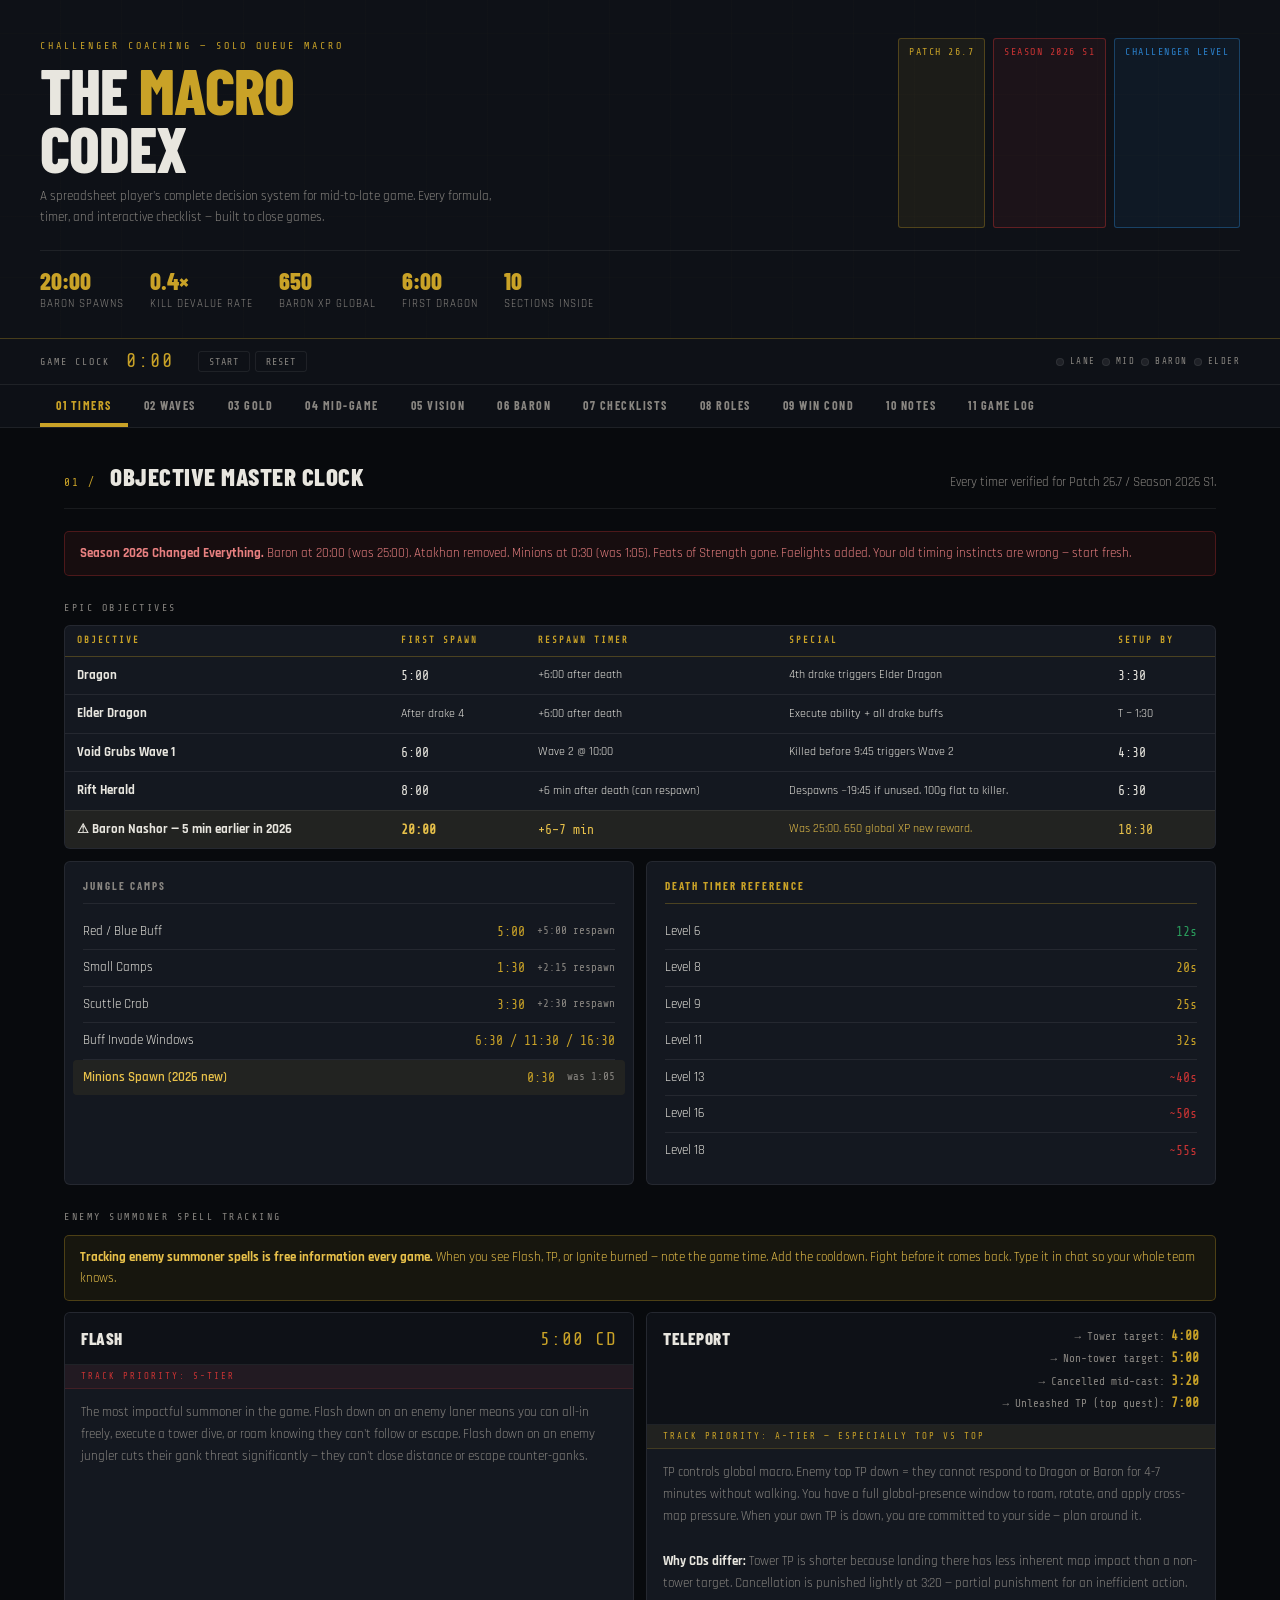
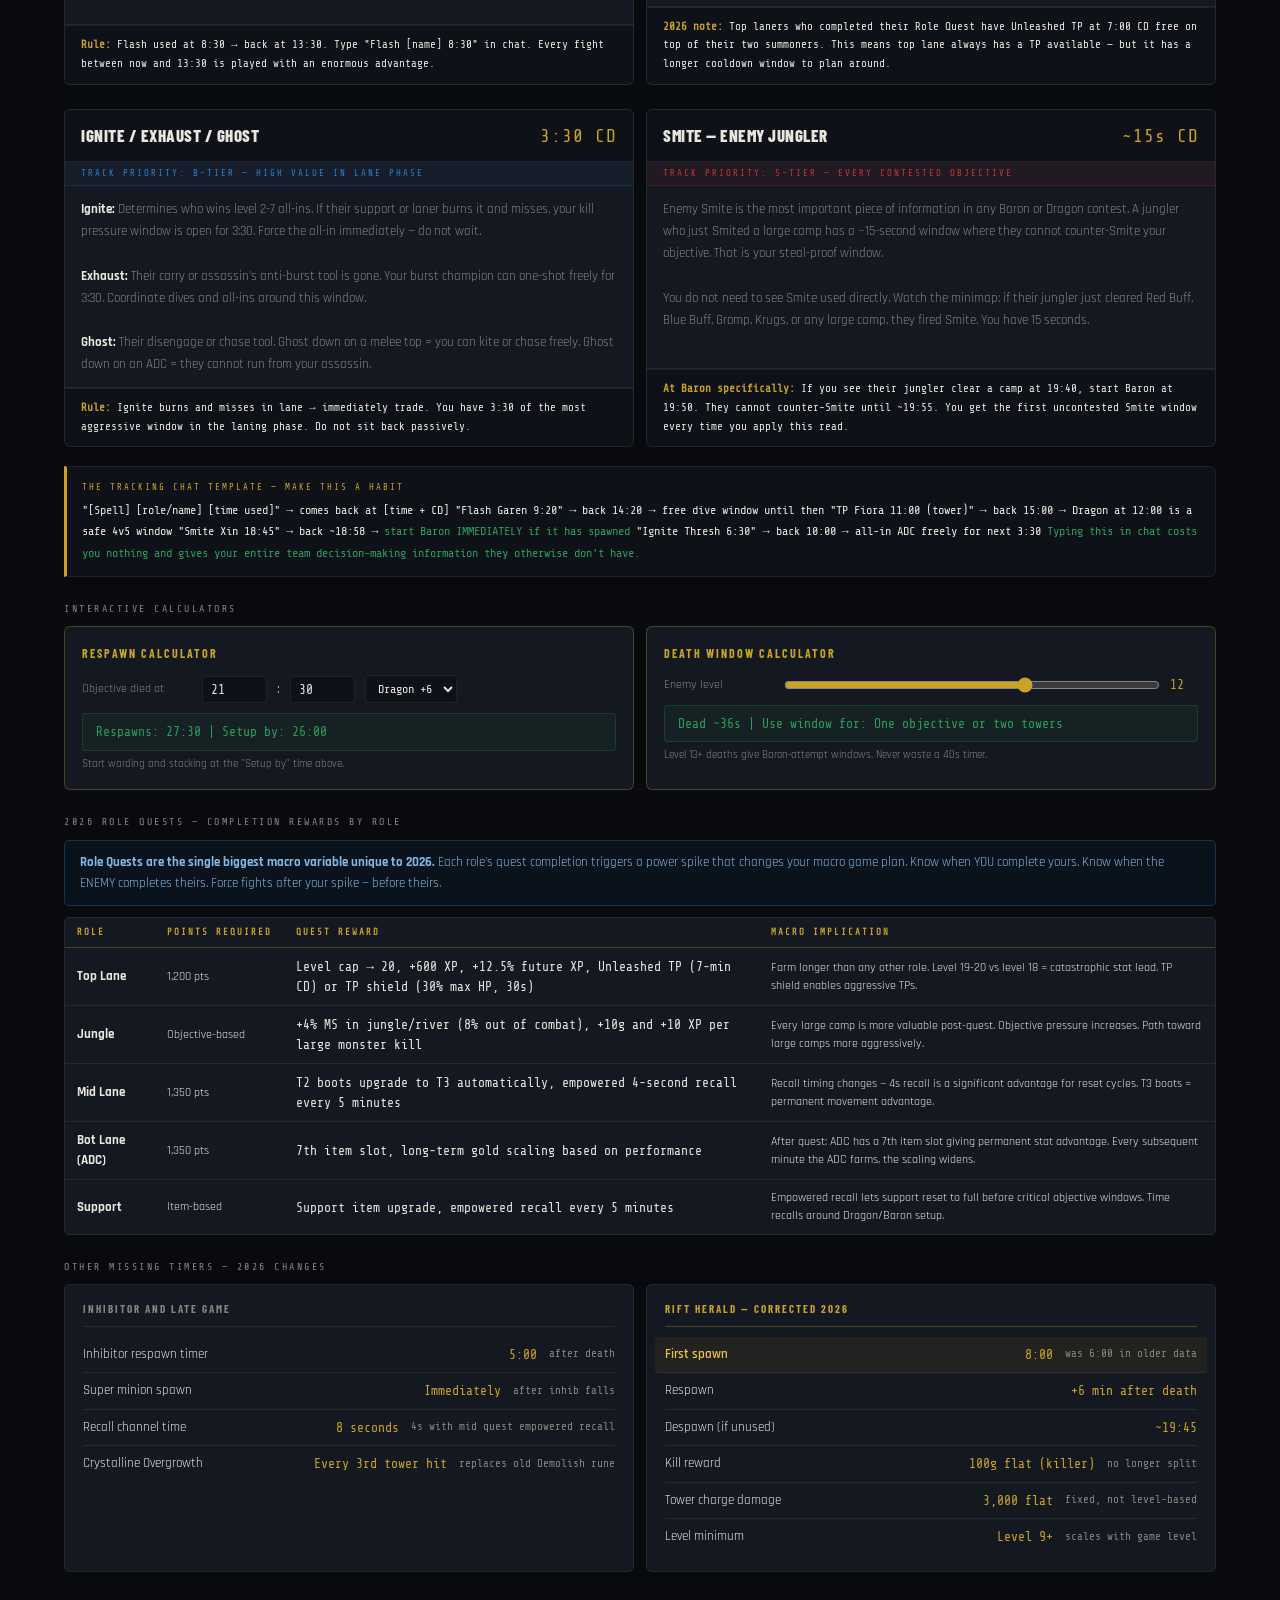
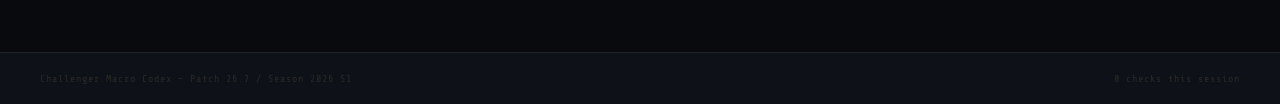
<file: index.html>
<!DOCTYPE html>
<html lang="en">
<head>
<meta charset="UTF-8">
<meta name="viewport" content="width=device-width, initial-scale=1.0">
<title>Challenger Macro Codex — Patch 26.7</title>
<link rel="icon" href="favicon.svg" type="image/svg+xml">
<link rel="preconnect" href="https://fonts.googleapis.com">
<link href="https://fonts.googleapis.com/css2?family=Rajdhani:wght@400;600;700&family=Share+Tech+Mono&family=Barlow+Condensed:wght@400;700;800&display=swap" rel="stylesheet">
<link rel="stylesheet" href="/css/base.css">
<link rel="stylesheet" href="/css/layout.css">
<link rel="stylesheet" href="/css/components.css">
<link rel="stylesheet" href="/css/animations.css">
</head>
<body>

<header class="header">
  <div class="header-inner">
    <div class="header-top">
      <div>
        <div class="eyebrow">Challenger Coaching — Solo Queue Macro</div>
        <h1 class="header-title">The <span>Macro</span><br>Codex</h1>
        <p class="header-sub">A spreadsheet player's complete decision system for mid-to-late game. Every formula, timer, and interactive checklist — built to close games.</p>
      </div>
      <div class="badges">
        <span class="badge badge-gold">Patch 26.7</span>
        <span class="badge badge-red">Season 2026 S1</span>
        <span class="badge badge-blue">Challenger Level</span>
      </div>
    </div>
    <div class="header-stats">
      <div><div class="stat-num">20:00</div><div class="stat-lbl">Baron Spawns</div></div>
      <div><div class="stat-num">0.4×</div><div class="stat-lbl">Kill Devalue Rate</div></div>
      <div><div class="stat-num">650</div><div class="stat-lbl">Baron XP Global</div></div>
      <div><div class="stat-num">6:00</div><div class="stat-lbl">First Dragon</div></div>
      <div><div class="stat-num">10</div><div class="stat-lbl">Sections Inside</div></div>
    </div>
  </div>
</header>

<!-- Game Timer Bar -->
<div class="tbar">
  <div class="tbar-inner">
    <span class="clock-label">Game Clock</span>
    <span class="clock-display" id="clock-display">0:00</span>
    <div class="clock-btns">
      <button class="clock-btn" id="clock-start">START</button>
      <button class="clock-btn" id="clock-reset">RESET</button>
    </div>
    <div class="phases">
      <div class="phase-dot" id="ph-lane"></div><span class="phase-lbl">Lane</span>
      <div class="phase-dot" id="ph-mid"></div><span class="phase-lbl">Mid</span>
      <div class="phase-dot" id="ph-baron"></div><span class="phase-lbl">Baron</span>
      <div class="phase-dot" id="ph-elder"></div><span class="phase-lbl">Elder</span>
    </div>
  </div>
</div>

<!-- Navigation — buttons injected by nav.js -->
<nav>
  <div class="nav-inner"></div>
</nav>

<!-- Main — section shells injected by nav.js -->
<main class="main"></main>

<footer>
  <span>Challenger Macro Codex — Patch 26.7 / Season 2026 S1</span>
  <span id="footer-checks">0 checks this session</span>
</footer>

<script type="module" src="/js/app.js"></script>
</body>
</html>
</file>
<file: css/base.css>
:root {
  --g: #c9a227;
  --gl: #e8c14a;
  --gd: #7a6115;
  --gb: rgba(201, 162, 39, 0.08);
  --bog: rgba(201, 162, 39, 0.3);
  --r: #c93333;
  --rb: rgba(201, 51, 51, 0.08);
  --gr: #2a9d5c;
  --grb: rgba(42, 157, 92, 0.08);
  --bl: #2a7fc9;
  --blb: rgba(42, 127, 201, 0.08);
  --pu: rgba(124, 58, 237, 0.08);
  --bg:  #080a0d;
  --bg2: #0e1117;
  --bg3: #141820;
  --bo:  rgba(255, 255, 255, 0.07);
  --t:   #e8e6df;
  --td:  #888580;
  --tf:  #2a2927;
  --mono: 'Share Tech Mono', monospace;
  --display: 'Barlow Condensed', sans-serif;
  --body: 'Rajdhani', sans-serif;
  --radius: 6px;
}

*, *::before, *::after { box-sizing: border-box; margin: 0; padding: 0; }
html { scroll-behavior: smooth; }

body {
  background: var(--bg);
  color: var(--t);
  font-family: var(--body);
  font-size: 14px;
  line-height: 1.5;
}

/* Loading state */
.section-loading {
  padding: 60px 0;
  text-align: center;
  font-family: var(--mono);
  font-size: 11px;
  letter-spacing: 3px;
  color: var(--td);
  text-transform: uppercase;
}
.section-loading::after {
  content: '';
  display: inline-block;
  width: 6px;
  height: 6px;
  border-radius: 50%;
  background: var(--g);
  margin-left: 8px;
  animation: pulse 1s ease-in-out infinite;
}
@keyframes pulse { 0%,100%{opacity:.2} 50%{opacity:1} }
</file>
<file: css/layout.css>
/* ── HEADER ── */
.header {
  position: relative;
  padding: 38px 40px 26px;
  border-bottom: 1px solid var(--bog);
  background: var(--bg2);
  overflow: hidden;
}
.header::before {
  content: '';
  position: absolute;
  inset: 0;
  background:
    repeating-linear-gradient(90deg, transparent, transparent 60px, rgba(201,162,39,.01) 60px, rgba(201,162,39,.01) 61px),
    repeating-linear-gradient(0deg,  transparent, transparent 60px, rgba(201,162,39,.01) 60px, rgba(201,162,39,.01) 61px);
  pointer-events: none;
}
.header-inner { position: relative; max-width: 1200px; margin: 0 auto; }
.header-top { display: flex; justify-content: space-between; flex-wrap: wrap; gap: 16px; }

.eyebrow {
  font-family: var(--mono);
  font-size: 10px;
  letter-spacing: 3px;
  color: var(--g);
  text-transform: uppercase;
  margin-bottom: 8px;
}
.header-title {
  font-family: var(--display);
  font-size: clamp(36px, 6vw, 64px);
  font-weight: 800;
  line-height: .9;
  letter-spacing: -1px;
  text-transform: uppercase;
}
.header-title span { color: var(--g); }
.header-sub {
  font-size: 13px;
  color: var(--td);
  margin-top: 10px;
  max-width: 480px;
  line-height: 1.6;
}

.badges { display: flex; gap: 8px; flex-wrap: wrap; }
.badge {
  font-family: var(--mono);
  font-size: 10px;
  letter-spacing: 1.5px;
  padding: 5px 10px;
  border-radius: 3px;
  text-transform: uppercase;
}
.badge-gold { background: var(--gb); border: 1px solid var(--bog); color: var(--g); }
.badge-red  { background: var(--rb); border: 1px solid rgba(201,51,51,.4); color: var(--r); }
.badge-blue { background: var(--blb); border: 1px solid rgba(42,127,201,.4); color: var(--bl); }

.header-stats {
  display: flex;
  gap: 26px;
  margin-top: 22px;
  padding-top: 18px;
  border-top: 1px solid var(--bo);
  flex-wrap: wrap;
}
.stat-num { font-family: var(--display); font-size: 24px; font-weight: 800; color: var(--g); line-height: 1; }
.stat-lbl { font-size: 11px; color: var(--td); letter-spacing: 1px; text-transform: uppercase; margin-top: 3px; }

/* ── GAME TIMER BAR ── */
.tbar {
  background: var(--bg2);
  border-bottom: 1px solid var(--bo);
  padding: 8px 40px;
}
.tbar-inner {
  max-width: 1200px;
  margin: 0 auto;
  display: flex;
  align-items: center;
  gap: 16px;
  flex-wrap: wrap;
}
.clock-label { font-family: var(--mono); font-size: 10px; letter-spacing: 2px; color: var(--td); text-transform: uppercase; }
.clock-display { font-family: var(--mono); font-size: 19px; color: var(--g); letter-spacing: 2px; min-width: 56px; }
.clock-btns { display: flex; gap: 5px; }
.clock-btn {
  font-family: var(--mono);
  font-size: 10px;
  letter-spacing: 1px;
  padding: 4px 10px;
  border: 1px solid var(--bo);
  border-radius: 3px;
  background: transparent;
  color: var(--td);
  cursor: pointer;
  transition: all .15s;
}
.clock-btn:hover { border-color: var(--gd); color: var(--g); }
.clock-btn.running { background: var(--grb); border-color: rgba(42,157,92,.4); color: var(--gr); }

.phases {
  display: flex;
  gap: 6px;
  align-items: center;
  margin-left: auto;
  flex-wrap: wrap;
}
.phase-dot {
  width: 8px; height: 8px;
  border-radius: 50%;
  background: var(--bo);
  border: 1px solid var(--bo);
  transition: all .3s;
}
.phase-dot.active { background: var(--g); border-color: var(--g); }
.phase-dot.done   { background: var(--gr); border-color: var(--gr); }
.phase-lbl { font-family: var(--mono); font-size: 9px; letter-spacing: 1.5px; color: var(--td); text-transform: uppercase; }

/* ── NAV ── */
nav {
  position: sticky;
  top: 0;
  z-index: 100;
  background: rgba(14,17,23,.97);
  border-bottom: 1px solid var(--bo);
  backdrop-filter: blur(10px);
}
.nav-inner {
  max-width: 1200px;
  margin: 0 auto;
  display: flex;
  overflow-x: auto;
  scrollbar-width: none;
}
.nav-inner::-webkit-scrollbar { display: none; }
.nav-btn {
  font-family: var(--display);
  font-size: 12px;
  font-weight: 700;
  letter-spacing: 1.5px;
  text-transform: uppercase;
  padding: 13px 16px;
  border: none;
  border-bottom: 2px solid transparent;
  background: transparent;
  color: var(--td);
  cursor: pointer;
  white-space: nowrap;
  transition: all .15s;
}
.nav-btn:hover { color: var(--t); border-bottom-color: rgba(201,162,39,.4); }
.nav-btn.active { color: var(--g); border-bottom-color: var(--g); }

/* ── MAIN / SECTIONS ── */
.main { max-width: 1200px; margin: 0 auto; padding: 0 24px 80px; }
.section { display: none; padding-top: 30px; }
.section.active { display: block; }

.section-head {
  display: flex;
  align-items: baseline;
  gap: 14px;
  margin-bottom: 22px;
  padding-bottom: 13px;
  border-bottom: 1px solid var(--bo);
}
.section-num  { font-family: var(--mono); font-size: 11px; color: var(--g); letter-spacing: 2px; }
.section-title { font-family: var(--display); font-size: 25px; font-weight: 800; text-transform: uppercase; letter-spacing: .5px; }
.section-desc  { font-size: 13px; color: var(--td); margin-left: auto; max-width: 300px; text-align: right; line-height: 1.5; }

/* ── GRIDS ── */
.lbl {
  font-family: var(--mono);
  font-size: 10px;
  letter-spacing: 2.5px;
  color: var(--td);
  text-transform: uppercase;
  margin-bottom: 10px;
  margin-top: 24px;
}
.lbl:first-child { margin-top: 0; }

.g2 { display: grid; grid-template-columns: 1fr 1fr; gap: 12px; }
.g3 { display: grid; grid-template-columns: 1fr 1fr 1fr; gap: 12px; }
.g4 { display: grid; grid-template-columns: repeat(4, 1fr); gap: 10px; }

@media (max-width: 720px) { .g2, .g3, .g4 { grid-template-columns: 1fr; } }
@media (max-width: 600px) { .section-desc, .header-sub { display: none; } }

/* ── FOOTER ── */
footer {
  border-top: 1px solid var(--bo);
  padding: 18px 40px;
  display: flex;
  justify-content: space-between;
  align-items: center;
  background: var(--bg2);
  font-family: var(--mono);
  font-size: 10px;
  color: var(--tf);
  letter-spacing: 1px;
}
</file>
<file: css/components.css>
/* ── CARDS ── */
.card {
  background: var(--bg3);
  border: 1px solid var(--bo);
  border-radius: var(--radius);
  padding: 16px 18px;
}
.card-gold  { border-color: var(--bog); }
.card-red   { border-color: rgba(201,51,51,.3); }
.card-green { border-color: rgba(42,157,92,.3); }

.card-title {
  font-family: var(--display);
  font-size: 11px;
  font-weight: 700;
  letter-spacing: 2px;
  text-transform: uppercase;
  color: var(--td);
  margin-bottom: 10px;
  padding-bottom: 8px;
  border-bottom: 1px solid var(--bo);
}
.card-title.gold  { color: var(--g);  border-color: var(--bog); }
.card-title.red   { color: var(--r); }
.card-title.green { color: var(--gr); }

/* ── CALLOUTS ── */
.callout {
  padding: 11px 15px;
  border-radius: 5px;
  font-size: 13px;
  line-height: 1.6;
  margin: 11px 0;
}
.callout strong { font-weight: 700; }
.co-gold   { background: var(--gb);  border: 1px solid var(--bog);                color: var(--gl); }
.co-red    { background: var(--rb);  border: 1px solid rgba(201,51,51,.3);         color: #e88080; }
.co-green  { background: var(--grb); border: 1px solid rgba(42,157,92,.3);         color: #6ec99a; }
.co-blue   { background: var(--blb); border: 1px solid rgba(42,127,201,.3);        color: #80b8e8; }
.co-purple { background: var(--pu);  border: 1px solid rgba(124,58,237,.3);        color: #b99bf4; }

/* ── FORMULAS ── */
.formula {
  background: var(--bg2);
  border: 1px solid var(--bo);
  border-left: 3px solid var(--g);
  border-radius: 0 var(--radius) var(--radius) 0;
  padding: 12px 15px;
  margin: 7px 0;
  font-family: var(--mono);
  font-size: 12px;
  line-height: 1.8;
  color: var(--t);
}
.formula-label {
  font-size: 9px;
  letter-spacing: 2px;
  color: var(--g);
  text-transform: uppercase;
  display: block;
  margin-bottom: 4px;
}
.formula .result { color: var(--gr); }
.formula .warn   { color: var(--r); }
.formula .note   { color: var(--td); font-size: 11px; }
.formula.red   { border-left-color: var(--r);  border-color: rgba(201,51,51,.3) rgba(201,51,51,.3) rgba(201,51,51,.3) var(--r); }
.formula.green { border-left-color: var(--gr); border-color: rgba(42,157,92,.3)  rgba(42,157,92,.3)  rgba(42,157,92,.3)  var(--gr); }

/* ── TABLE ── */
.table-wrap { background: var(--bg3); border: 1px solid var(--bo); border-radius: var(--radius); overflow-x: auto; }
.data-table { width: 100%; border-collapse: collapse; font-size: 13px; }
.data-table thead tr { border-bottom: 1px solid var(--bog); }
.data-table th {
  font-family: var(--mono);
  font-size: 9px;
  letter-spacing: 2px;
  text-transform: uppercase;
  color: var(--g);
  padding: 8px 12px;
  text-align: left;
  white-space: nowrap;
}
.data-table td { padding: 9px 12px; border-bottom: 1px solid var(--bo); color: var(--t); vertical-align: middle; }
.data-table tr:last-child td { border-bottom: none; }
.data-table tr:hover td { background: rgba(255,255,255,.013); }
.td-gold { color: var(--g);  font-family: var(--mono); }
.td-red  { color: var(--r); }
.td-green{ color: var(--gr); }
.td-dim  { color: var(--td); font-size: 12px; }
.td-hl   { background: var(--gb); }

/* ── TIMER ROWS ── */
.trow {
  display: flex;
  justify-content: space-between;
  align-items: center;
  padding: 8px 0;
  border-bottom: 1px solid var(--bo);
  gap: 12px;
}
.trow:last-child { border-bottom: none; }
.trow-name { font-size: 13px; color: var(--t); flex: 1; }
.trow-val  { font-family: var(--mono); font-size: 13px; color: var(--g); white-space: nowrap; }
.trow-sub  { font-family: var(--mono); font-size: 11px; color: var(--td); white-space: nowrap; }
.trow.highlight { background: var(--gb); border-radius: 4px; padding: 8px 10px; margin: 0 -10px; }
.trow.highlight .trow-name { color: var(--gl); font-weight: 600; }

/* ── WAVE CARDS ── */
.wave-grid { display: grid; grid-template-columns: repeat(4, 1fr); gap: 10px; }
@media (max-width: 720px) { .wave-grid { grid-template-columns: 1fr 1fr; } }
.wave-card {
  background: var(--bg3);
  border: 1px solid var(--bo);
  border-radius: var(--radius);
  padding: 14px;
  position: relative;
  overflow: hidden;
}
.wave-card::before { content: ''; position: absolute; top: 0; left: 0; right: 0; height: 3px; }
.wave-card.freeze::before { background: #5ba8e8; }
.wave-card.slow::before   { background: var(--g); }
.wave-card.crash::before  { background: var(--r); }
.wave-card.bounce::before { background: var(--gr); }
.wave-name {
  font-family: var(--display);
  font-size: 14px;
  font-weight: 800;
  text-transform: uppercase;
  letter-spacing: 1px;
  margin-bottom: 5px;
}
.wave-card.freeze .wave-name { color: #5ba8e8; }
.wave-card.slow   .wave-name { color: var(--g);  }
.wave-card.crash  .wave-name { color: var(--r);  }
.wave-card.bounce .wave-name { color: var(--gr); }
.wave-desc { font-size: 12px; color: var(--td); line-height: 1.55; margin-bottom: 8px; }
.wave-use  {
  font-family: var(--mono);
  font-size: 10px;
  color: var(--tf);
  line-height: 1.5;
  border-top: 1px solid var(--bo);
  padding-top: 8px;
}

/* ── STAT CARDS ── */
.stat-grid { display: grid; grid-template-columns: repeat(auto-fit, minmax(130px, 1fr)); gap: 10px; }
.stat-card { background: var(--bg3); border: 1px solid var(--bo); border-radius: var(--radius); padding: 13px 15px; text-align: center; }
.stat-big  { font-family: var(--display); font-size: 28px; font-weight: 800; color: var(--g); line-height: 1; }
.stat-big.red   { color: var(--r); }
.stat-big.green { color: var(--gr); }
.stat-sub  { font-size: 11px; color: var(--td); margin-top: 4px; line-height: 1.4; }

/* ── CALCULATORS ── */
.calc-card {
  background: var(--bg3);
  border: 1px solid var(--bog);
  border-radius: var(--radius);
  padding: 17px;
}
.calc-title {
  font-family: var(--display);
  font-size: 12px;
  font-weight: 700;
  letter-spacing: 2px;
  text-transform: uppercase;
  color: var(--g);
  margin-bottom: 13px;
}
.calc-row { display: flex; align-items: center; gap: 10px; margin-bottom: 10px; flex-wrap: wrap; }
.calc-row label { font-size: 12px; color: var(--td); min-width: 110px; }
.calc-row input[type="number"] {
  width: 65px;
  background: var(--bg2);
  border: 1px solid var(--bo);
  border-radius: 4px;
  padding: 5px 8px;
  color: var(--t);
  font-family: var(--mono);
  font-size: 13px;
  outline: none;
}
.calc-row input[type="number"]:focus { border-color: var(--gd); }
.calc-row input[type="range"] { flex: 1; min-width: 100px; accent-color: var(--g); }
.calc-row select {
  background: var(--bg2);
  border: 1px solid var(--bo);
  border-radius: 4px;
  padding: 5px 8px;
  color: var(--t);
  font-family: var(--mono);
  font-size: 12px;
  outline: none;
}
.range-val { font-family: var(--mono); font-size: 13px; min-width: 28px; color: var(--g); }
.calc-result {
  font-family: var(--mono);
  font-size: 13px;
  color: var(--gr);
  background: rgba(42,157,92,.07);
  border: 1px solid rgba(42,157,92,.25);
  border-radius: 4px;
  padding: 8px 13px;
  margin-top: 6px;
}
.calc-hint { font-size: 11px; color: var(--td); margin-top: 5px; line-height: 1.5; }

/* ── INTERACTIVE CHECKLISTS ── */
.cl-header { display: flex; align-items: center; justify-content: space-between; margin-bottom: 12px; }
.cl-title  { font-family: var(--display); font-size: 14px; font-weight: 700; letter-spacing: 1px; text-transform: uppercase; color: var(--t); }
.cl-actions { display: flex; gap: 6px; }
.cl-btn {
  font-family: var(--mono);
  font-size: 10px;
  letter-spacing: 1px;
  padding: 4px 9px;
  border: 1px solid var(--bo);
  border-radius: 3px;
  background: transparent;
  color: var(--td);
  cursor: pointer;
  transition: all .15s;
}
.cl-btn:hover { border-color: var(--gd); color: var(--g); }
.cl-btn.danger { border-color: rgba(201,51,51,.3); color: var(--r); }
.cl-btn.danger:hover { background: var(--rb); }

.progress-header { display: flex; justify-content: space-between; margin-bottom: 4px; }
.progress-label  { font-family: var(--mono); font-size: 10px; letter-spacing: 2px; color: var(--td); text-transform: uppercase; }
.progress-count  { font-family: var(--mono); font-size: 11px; color: var(--g); }
.progress-bar    { height: 3px; background: var(--bo); border-radius: 2px; overflow: hidden; margin-bottom: 12px; }
.progress-fill   {
  height: 100%;
  background: linear-gradient(90deg, var(--gd), var(--g));
  border-radius: 2px;
  transition: width .4s ease;
  width: 0;
}
.progress-fill.complete { background: linear-gradient(90deg, #1a6b3a, var(--gr)); }

/* Checkbox checklist items */
.check-list { list-style: none; }
.check-item {
  display: flex;
  gap: 12px;
  align-items: flex-start;
  padding: 9px 11px;
  border-radius: 5px;
  border: 1px solid transparent;
  margin-bottom: 4px;
  cursor: pointer;
  transition: all .15s;
  user-select: none;
}
.check-item:hover { background: rgba(255,255,255,.02); border-color: var(--bo); }
.check-item.checked { background: rgba(42,157,92,.05); border-color: rgba(42,157,92,.18); }
.check-item.checked .check-text { color: var(--td); text-decoration: line-through; text-decoration-color: rgba(42,157,92,.4); }

.checkbox {
  width: 18px; height: 18px;
  border: 1.5px solid var(--tf);
  border-radius: 4px;
  flex-shrink: 0;
  margin-top: 2px;
  display: flex; align-items: center; justify-content: center;
  transition: all .2s;
}
.check-item.checked .checkbox { background: var(--gr); border-color: var(--gr); }
.check-item.checked .checkbox::after { content: '\2713'; color: #fff; font-size: 11px; font-weight: 700; line-height: 1; }
.check-item:hover .checkbox { border-color: var(--gd); }

.check-body { flex: 1; }
.check-text { font-size: 14px; color: var(--t); font-weight: 500; line-height: 1.35; transition: color .15s; }
.check-sub  { font-family: var(--mono); font-size: 11px; color: var(--td); margin-top: 3px; line-height: 1.5; display: block; }
.check-num  { font-family: var(--mono); font-size: 11px; color: var(--g); min-width: 22px; margin-top: 2px; flex-shrink: 0; }
.check-num.red { color: var(--r); }
.check-num.green { color: var(--gr); }

/* Priority-style checklist items */
.priority-list { display: flex; flex-direction: column; gap: 6px; }
.priority-item {
  display: flex;
  align-items: flex-start;
  gap: 13px;
  background: var(--bg3);
  border: 1px solid var(--bo);
  border-radius: var(--radius);
  padding: 12px 14px;
  position: relative;
  cursor: pointer;
  transition: all .15s;
  user-select: none;
}
.priority-item::before {
  content: '';
  position: absolute;
  left: 0; top: 0; bottom: 0;
  width: 3px;
  background: var(--g);
  border-radius: var(--radius) 0 0 var(--radius);
}
.priority-item.checked { opacity: .52; background: rgba(42,157,92,.03); border-color: rgba(42,157,92,.2); }
.priority-item.checked::before { background: var(--gr); }
.priority-item.checked .p-title { text-decoration: line-through; text-decoration-color: rgba(42,157,92,.5); color: var(--td); }

.p-num   { font-family: var(--display); font-size: 26px; font-weight: 800; color: var(--g); line-height: 1; min-width: 28px; opacity: .4; }
.p-body  { flex: 1; }
.p-title { font-size: 14px; font-weight: 600; color: var(--t); margin-bottom: 3px; }
.p-sub   { font-family: var(--mono); font-size: 11px; color: var(--td); line-height: 1.5; }
.p-checkbox {
  width: 19px; height: 19px;
  border: 1.5px solid var(--tf);
  border-radius: 4px;
  flex-shrink: 0;
  margin-top: 3px;
  display: flex; align-items: center; justify-content: center;
  transition: all .2s;
}
.priority-item.checked .p-checkbox { background: var(--gr); border-color: var(--gr); }
.priority-item.checked .p-checkbox::after { content: '\2713'; color: #fff; font-size: 12px; font-weight: 700; }

/* ── DECISION TREES ── */
.decision-q  { background: var(--blb); border: 1px solid rgba(42,127,201,.35); border-radius: 5px; padding: 10px 13px; font-size: 13px; color: var(--t); }
.decision-ql { font-family: var(--mono); font-size: 9px; letter-spacing: 2px; color: var(--bl); margin-bottom: 3px; }
.decision-branches { display: grid; grid-template-columns: 1fr 1fr; gap: 8px; margin-top: 8px; }
@media (max-width: 560px) { .decision-branches { grid-template-columns: 1fr; } }
.branch-yes { background: var(--grb); border: 1px solid rgba(42,157,92,.35); border-radius: 5px; padding: 10px 13px; font-size: 13px; color: var(--t); }
.branch-no  { background: var(--rb);  border: 1px solid rgba(201,51,51,.35);  border-radius: 5px; padding: 10px 13px; font-size: 13px; color: var(--t); }
.branch-label { font-family: var(--mono); font-size: 9px; letter-spacing: 2px; margin-bottom: 3px; }
.branch-yes .branch-label { color: var(--gr); }
.branch-no  .branch-label { color: var(--r);  }

/* ── MAP PATTERNS ── */
.map-grid { display: grid; grid-template-columns: 1fr 1fr; gap: 12px; }
@media (max-width: 600px) { .map-grid { grid-template-columns: 1fr; } }
.map-pattern { background: var(--bg2); border: 1px solid var(--bo); border-radius: var(--radius); padding: 14px; }
.map-name { font-family: var(--display); font-size: 16px; font-weight: 800; text-transform: uppercase; letter-spacing: 1px; color: var(--g); margin-bottom: 5px; }
.map-desc { font-size: 12px; color: var(--td); line-height: 1.6; margin-bottom: 8px; }
.map-use  { font-size: 12px; color: var(--t); border-top: 1px solid var(--bo); padding-top: 8px; }
.map-math { font-family: var(--mono); font-size: 11px; color: var(--gr); margin-top: 5px; }

/* ── BARON STEPS ── */
.baron-steps { display: flex; flex-direction: column; }
.baron-step { display: flex; gap: 13px; align-items: flex-start; padding: 12px 0; border-bottom: 1px solid var(--bo); }
.baron-step:last-child { border-bottom: none; }
.baron-step-num {
  width: 33px; height: 33px;
  background: var(--gb);
  border: 1px solid var(--bog);
  border-radius: 50%;
  display: flex; align-items: center; justify-content: center;
  font-family: var(--display);
  font-size: 14px;
  font-weight: 800;
  color: var(--g);
  flex-shrink: 0;
}
.baron-step-title { font-size: 14px; font-weight: 600; color: var(--t); margin-bottom: 3px; }
.baron-step-desc  { font-size: 12px; color: var(--td); line-height: 1.55; }
.baron-step-math  { font-family: var(--mono); font-size: 11px; color: var(--gr); margin-top: 4px; }

/* ── PHASE BLOCKS ── */
.phase-block { border: 1px solid var(--bo); border-radius: 8px; overflow: hidden; margin: 9px 0; }
.phase-block-header { background: var(--bg2); padding: 9px 13px; display: flex; align-items: center; gap: 10px; border-bottom: 1px solid var(--bo); }
.phase-tag { font-family: var(--mono); font-size: 9px; letter-spacing: 2px; color: var(--g); background: var(--gb); border: 1px solid var(--bog); padding: 3px 8px; border-radius: 3px; }
.phase-name { font-family: var(--display); font-size: 14px; font-weight: 700; letter-spacing: 1px; text-transform: uppercase; }
.phase-body { padding: 12px 14px; font-size: 13px; color: var(--td); line-height: 1.6; }

/* ── ROLE TABS ── */
.role-tabs  { display: flex; gap: 6px; margin-bottom: 17px; flex-wrap: wrap; }
.role-tab {
  font-family: var(--display);
  font-size: 12px;
  font-weight: 700;
  letter-spacing: 1.5px;
  text-transform: uppercase;
  padding: 7px 13px;
  border: 1px solid var(--bo);
  border-radius: 4px;
  background: transparent;
  color: var(--td);
  cursor: pointer;
  transition: all .15s;
}
.role-tab:hover { color: var(--t); border-color: rgba(255,255,255,.2); }
.role-tab.active { background: var(--gb); color: var(--g); border-color: var(--bog); }
.role-panel { display: none; }
.role-panel.active { display: block; }

/* ── WIN CONDITION ── */
.wc-box { background: var(--bg3); border: 1px solid var(--bog); border-radius: var(--radius); padding: 16px 18px; }
.wc-box-label { font-family: var(--mono); font-size: 10px; letter-spacing: 2px; color: var(--g); margin-bottom: 12px; }
.wc-options { display: grid; grid-template-columns: repeat(auto-fit, minmax(170px, 1fr)); gap: 8px; margin-bottom: 12px; }
.wc-option { border: 1px solid var(--bo); border-radius: 5px; padding: 12px; cursor: pointer; transition: all .15s; }
.wc-option:hover { border-color: rgba(201,162,39,.4); }
.wc-option.selected { border-color: var(--g); background: var(--gb); }
.wc-option-name { font-family: var(--display); font-size: 14px; font-weight: 700; color: var(--g); margin-bottom: 3px; }
.wc-option-when { font-size: 11px; color: var(--td); margin-bottom: 4px; }
.wc-option-deny { font-family: var(--mono); font-size: 10px; color: var(--r); }
.wc-output { background: var(--bg2); border: 1px solid var(--bo); border-radius: 5px; padding: 12px 14px; min-height: 50px; font-size: 13px; color: var(--td); line-height: 1.6; }
.wc-output.active { border-color: var(--bog); color: var(--t); }

/* ── NOTES ── */
.notes-area {
  width: 100%;
  background: var(--bg2);
  border: 1px solid var(--bo);
  border-radius: var(--radius);
  padding: 13px;
  color: var(--t);
  font-family: var(--mono);
  font-size: 12px;
  line-height: 1.7;
  resize: vertical;
  min-height: 130px;
  outline: none;
  transition: border-color .15s;
}
.notes-area:focus { border-color: var(--gd); }
.notes-area::placeholder { color: var(--tf); }
.notes-save-row { display: flex; align-items: center; gap: 10px; margin-top: 7px; }
.notes-save-btn {
  font-family: var(--mono);
  font-size: 10px;
  letter-spacing: 1px;
  padding: 5px 12px;
  border: 1px solid var(--bog);
  border-radius: 3px;
  background: var(--gb);
  color: var(--g);
  cursor: pointer;
}
.notes-saved { font-family: var(--mono); font-size: 10px; color: var(--gr); opacity: 0; transition: opacity .3s; }
.notes-saved.visible { opacity: 1; }

/* ── RESET BAR ── */
.reset-bar {
  background: var(--bg2);
  border: 1px solid var(--bo);
  border-radius: var(--radius);
  padding: 12px 16px;
  display: flex;
  align-items: center;
  gap: 14px;
  flex-wrap: wrap;
  margin: 20px 0 0;
}
.reset-bar-label { font-family: var(--mono); font-size: 10px; letter-spacing: 2px; color: var(--td); text-transform: uppercase; flex: 1; }
.reset-btn {
  font-family: var(--mono);
  font-size: 10px;
  letter-spacing: 1px;
  padding: 6px 14px;
  border-radius: 3px;
  cursor: pointer;
  border: 1px solid rgba(42,157,92,.4);
  background: var(--grb);
  color: var(--gr);
}
.reset-btn:hover { background: rgba(42,157,92,.15); }

/* ══════════════════════════════════════
   GAME LOG & COACHING ANALYSIS
   ══════════════════════════════════════ */

/* Tabs */
.log-tabs { display: flex; gap: 4px; margin-bottom: 20px; border-bottom: 1px solid var(--bo); padding-bottom: 0; }
.log-tab {
  font-family: var(--display);
  font-size: 13px;
  font-weight: 700;
  letter-spacing: 1px;
  text-transform: uppercase;
  padding: 10px 18px;
  border: none;
  border-bottom: 2px solid transparent;
  background: transparent;
  color: var(--td);
  cursor: pointer;
  transition: all .15s;
  margin-bottom: -1px;
}
.log-tab:hover { color: var(--t); border-bottom-color: rgba(201,162,39,.4); }
.log-tab.active { color: var(--g); border-bottom-color: var(--g); }
.log-panel { display: none; }
.log-panel.active { display: block; }

/* Form layout */
.log-form-grid {
  display: grid;
  grid-template-columns: repeat(3, 1fr);
  gap: 20px;
  margin-bottom: 4px;
}
@media (max-width: 900px) { .log-form-grid { grid-template-columns: 1fr 1fr; } }
@media (max-width: 600px) { .log-form-grid { grid-template-columns: 1fr; } }

.log-col { display: flex; flex-direction: column; gap: 12px; }
.log-group-label {
  font-family: var(--mono);
  font-size: 10px;
  letter-spacing: 2.5px;
  color: var(--g);
  text-transform: uppercase;
  padding-bottom: 8px;
  border-bottom: 1px solid var(--bog);
}

.log-field { display: flex; flex-direction: column; gap: 4px; }
.log-field label { font-size: 12px; color: var(--td); }
.log-field-hint { font-family: var(--mono); font-size: 10px; color: var(--tf); margin-top: 2px; }

.log-input, .log-select {
  background: var(--bg2);
  border: 1px solid var(--bo);
  border-radius: 4px;
  padding: 7px 10px;
  color: var(--t);
  font-family: var(--mono);
  font-size: 13px;
  outline: none;
  transition: border-color .15s;
  width: 100%;
}
.log-input:focus, .log-select:focus { border-color: var(--gd); }
.log-input.good { border-color: rgba(42,157,92,.5); }
.log-input.warn { border-color: rgba(201,162,39,.5); }
.log-input.bad  { border-color: rgba(201,51,51,.5); }

.log-textarea {
  background: var(--bg2);
  border: 1px solid var(--bo);
  border-radius: 4px;
  padding: 10px 12px;
  color: var(--t);
  font-family: var(--mono);
  font-size: 12px;
  line-height: 1.6;
  resize: vertical;
  min-height: 80px;
  outline: none;
  width: 100%;
  transition: border-color .15s;
}
.log-textarea:focus { border-color: var(--gd); }
.log-textarea::placeholder { color: var(--tf); }

/* Toggle buttons */
.log-toggle-group { display: flex; gap: 4px; flex-wrap: wrap; }
.log-toggle {
  font-family: var(--mono);
  font-size: 10px;
  letter-spacing: 1px;
  padding: 5px 10px;
  border: 1px solid var(--bo);
  border-radius: 3px;
  background: transparent;
  color: var(--td);
  cursor: pointer;
  transition: all .15s;
}
.log-toggle:hover { border-color: var(--gd); color: var(--g); }
.log-toggle.active { background: var(--gb); border-color: var(--bog); color: var(--g); font-weight: 700; }

/* Benchmark indicator */
.log-bench {
  font-family: var(--mono);
  font-size: 10px;
  letter-spacing: 1px;
  padding: 2px 6px;
  border-radius: 3px;
  display: inline-block;
  margin-top: 2px;
}
.log-bench.good  { background: var(--grb); color: var(--gr); }
.log-bench.warn  { background: var(--gb);  color: var(--g);  }
.log-bench.bad   { background: var(--rb);  color: var(--r);  }

/* Submit row */
.log-submit-row {
  display: flex;
  align-items: center;
  gap: 12px;
  margin-top: 20px;
  flex-wrap: wrap;
}
.log-submit-btn {
  font-family: var(--display);
  font-size: 13px;
  font-weight: 700;
  letter-spacing: 1.5px;
  text-transform: uppercase;
  padding: 10px 24px;
  border: 1px solid var(--bog);
  border-radius: 4px;
  background: var(--gb);
  color: var(--g);
  cursor: pointer;
  transition: all .15s;
}
.log-submit-btn:hover { background: rgba(201,162,39,.15); }
.log-clear-btn {
  font-family: var(--mono);
  font-size: 10px;
  letter-spacing: 1px;
  padding: 7px 14px;
  border: 1px solid rgba(201,51,51,.3);
  border-radius: 3px;
  background: transparent;
  color: var(--r);
  cursor: pointer;
}
.log-clear-btn:hover { background: var(--rb); }
.log-submit-hint { font-family: var(--mono); font-size: 10px; color: var(--tf); }

/* Analysis output */
.analysis-header {
  display: flex;
  justify-content: space-between;
  align-items: flex-start;
  margin-bottom: 20px;
  padding-bottom: 16px;
  border-bottom: 1px solid var(--bo);
  flex-wrap: wrap;
  gap: 12px;
}
.analysis-eyebrow { font-family: var(--mono); font-size: 10px; letter-spacing: 2px; color: var(--g); text-transform: uppercase; display: block; margin-bottom: 4px; }
.analysis-title { font-family: var(--display); font-size: 20px; font-weight: 800; text-transform: uppercase; }
.log-back-btn {
  font-family: var(--mono);
  font-size: 11px;
  letter-spacing: 1px;
  padding: 7px 14px;
  border: 1px solid var(--bo);
  border-radius: 3px;
  background: transparent;
  color: var(--td);
  cursor: pointer;
  white-space: nowrap;
}
.log-back-btn:hover { color: var(--t); border-color: rgba(255,255,255,.2); }

/* Issue cards */
.issue-card {
  background: var(--bg3);
  border: 1px solid var(--bo);
  border-radius: var(--radius);
  margin-bottom: 16px;
  overflow: hidden;
}
.issue-header {
  display: flex;
  align-items: center;
  gap: 12px;
  padding: 12px 16px;
  background: var(--bg2);
  border-bottom: 1px solid var(--bo);
  cursor: pointer;
  user-select: none;
}
.issue-severity {
  font-family: var(--mono);
  font-size: 9px;
  letter-spacing: 1.5px;
  padding: 3px 8px;
  border-radius: 3px;
  flex-shrink: 0;
}
.issue-title { font-size: 14px; font-weight: 600; color: var(--t); flex: 1; }
.issue-stat  { font-family: var(--mono); font-size: 11px; color: var(--td); white-space: nowrap; }
.issue-chevron { font-size: 10px; color: var(--td); flex-shrink: 0; transition: transform .2s; }
.issue-card.expanded .issue-chevron { transform: rotate(180deg); }

.issue-body { display: none; }
.issue-card.expanded .issue-body { display: block; }

.issue-section { padding: 14px 16px; border-bottom: 1px solid var(--bo); }
.issue-section:last-child { border-bottom: none; }
.issue-section-label {
  font-family: var(--mono);
  font-size: 9px;
  letter-spacing: 2px;
  text-transform: uppercase;
  margin-bottom: 8px;
}
.issue-math {
  font-family: var(--mono);
  font-size: 12px;
  line-height: 1.9;
  color: var(--t);
  background: var(--bg2);
  border-left: 3px solid var(--g);
  padding: 12px 14px;
  border-radius: 0 4px 4px 0;
  white-space: pre-line;
}
.issue-why, .issue-fix {
  font-size: 13px;
  color: var(--td);
  line-height: 1.7;
  white-space: pre-line;
}
.issue-fix { font-family: var(--mono); font-size: 12px; color: var(--t); background: var(--bg2); padding: 12px 14px; border-radius: 4px; border-left: 3px solid var(--gr); }

.no-issues {
  text-align: center;
  padding: 40px 20px;
  font-family: var(--mono);
  font-size: 12px;
  color: var(--gr);
  letter-spacing: 1px;
}

/* History */
.history-header {
  display: flex;
  justify-content: space-between;
  align-items: center;
  margin-bottom: 16px;
}
.history-empty {
  text-align: center;
  padding: 40px 20px;
  font-family: var(--mono);
  font-size: 12px;
  color: var(--td);
  letter-spacing: 1px;
}
.history-item {
  display: flex;
  align-items: flex-start;
  gap: 14px;
  background: var(--bg3);
  border: 1px solid var(--bo);
  border-radius: var(--radius);
  padding: 12px 14px;
  margin-bottom: 8px;
  cursor: pointer;
  transition: all .15s;
  position: relative;
}
.history-item:hover { border-color: rgba(201,162,39,.3); }
.history-item.win  { border-left: 3px solid var(--gr); }
.history-item.loss { border-left: 3px solid var(--r);  }
.hi-result {
  font-family: var(--display);
  font-size: 13px;
  font-weight: 800;
  text-transform: uppercase;
  letter-spacing: 1px;
  min-width: 40px;
}
.hi-result.win  { color: var(--gr); }
.hi-result.loss { color: var(--r); }
.hi-meta { flex: 1; }
.hi-champ { font-size: 13px; font-weight: 600; color: var(--t); }
.hi-role  { font-family: var(--mono); font-size: 10px; color: var(--td); text-transform: uppercase; letter-spacing: 1px; margin-top: 2px; }
.hi-stats {
  display: flex;
  gap: 12px;
  flex-wrap: wrap;
  margin-top: 6px;
}
.hi-stat { font-family: var(--mono); font-size: 11px; color: var(--td); }
.hi-stat span { color: var(--t); }
.hi-issues { display: flex; gap: 4px; flex-wrap: wrap; margin-top: 6px; }
.hi-issue-tag {
  font-family: var(--mono);
  font-size: 9px;
  letter-spacing: 1px;
  padding: 2px 6px;
  border-radius: 3px;
  text-transform: uppercase;
}
.hi-date { font-family: var(--mono); font-size: 10px; color: var(--tf); white-space: nowrap; }
.hi-delete {
  font-family: var(--mono);
  font-size: 10px;
  padding: 4px 8px;
  border: 1px solid rgba(201,51,51,.3);
  border-radius: 3px;
  background: transparent;
  color: var(--r);
  cursor: pointer;
  flex-shrink: 0;
}
.hi-delete:hover { background: var(--rb); }

/* Pattern report */
.pattern-card {
  background: var(--bg3);
  border: 1px solid var(--bo);
  border-radius: var(--radius);
  padding: 16px 18px;
  margin-bottom: 12px;
}
.pattern-card.recurring { border-left: 3px solid var(--r); }
.pattern-card.summary   { border-left: 3px solid var(--g); }
.pattern-header { display: flex; align-items: center; justify-content: space-between; margin-bottom: 8px; }
.pattern-title { font-size: 14px; font-weight: 600; color: var(--t); }
.pattern-freq  { font-family: var(--mono); font-size: 11px; color: var(--r); }
.pattern-freq.ok { color: var(--g); }
.pattern-msg { font-size: 13px; color: var(--td); line-height: 1.65; }

/* ══════════════════════════════════════
   SUMMONER SPELL TRACKING CARDS
   ══════════════════════════════════════ */
.spell-card {
  background: var(--bg3);
  border: 1px solid var(--bo);
  border-radius: var(--radius);
  padding: 0;
  overflow: hidden;
  display: flex;
  flex-direction: column;
  margin-bottom: 12px;
}

.spell-header {
  display: flex;
  align-items: flex-start;
  justify-content: space-between;
  gap: 12px;
  padding: 13px 16px 11px;
  background: var(--bg2);
  border-bottom: 1px solid var(--bo);
  flex-wrap: wrap;
}

.spell-name {
  font-family: var(--display);
  font-size: 17px;
  font-weight: 800;
  letter-spacing: .5px;
  color: var(--t);
  text-transform: uppercase;
}

.spell-cd {
  font-family: var(--mono);
  font-size: 18px;
  color: var(--g);
  letter-spacing: 1px;
  font-weight: 400;
  flex-shrink: 0;
}

.spell-cd-group {
  display: flex;
  flex-direction: column;
  gap: 3px;
  text-align: right;
}

.spell-cd-group span {
  font-family: var(--mono);
  font-size: 11px;
  color: var(--td);
}

.spell-cd-group span strong {
  color: var(--g);
  font-size: 13px;
}

.spell-priority {
  font-family: var(--mono);
  font-size: 9px;
  letter-spacing: 2px;
  text-transform: uppercase;
  padding: 5px 16px;
  border-bottom: 1px solid var(--bo);
}

.spell-critical { background: rgba(201,51,51,.08); color: var(--r); border-bottom-color: rgba(201,51,51,.2); }
.spell-major    { background: rgba(201,162,39,.07); color: var(--g); border-bottom-color: rgba(201,162,39,.2); }
.spell-minor    { background: rgba(42,127,201,.06); color: var(--bl); border-bottom-color: rgba(42,127,201,.2); }

.spell-body {
  font-size: 13px;
  color: var(--td);
  line-height: 1.7;
  padding: 12px 16px;
  border-bottom: 1px solid var(--bo);
  flex: 1;
}

.spell-body strong { color: var(--t); }
.spell-body br { line-height: 2.5; }

.spell-rule {
  font-family: var(--mono);
  font-size: 11px;
  color: var(--t);
  line-height: 1.7;
  padding: 10px 16px;
  background: var(--bg2);
  border-top: 1px solid var(--bo);
}

.spell-rule strong { color: var(--g); }
</file>
<file: css/animations.css>
/* ══════════════════════════════════════════════════
   ANIMATIONS — macro-codex
   ══════════════════════════════════════════════════ */

/* ── HEADER GRID PULSE ── */
@keyframes gridPulse {
  0%, 100% { opacity: .012; }
  50%       { opacity: .028; }
}
.header::before { animation: gridPulse 6s ease-in-out infinite; }

/* ── HEADER TITLE SHIMMER ── */
@keyframes shimmer {
  0%   { background-position: -400px 0; }
  100% { background-position: 400px 0; }
}
.header-title span {
  background: linear-gradient(90deg, #c9a227 30%, #f5d77a 50%, #c9a227 70%);
  background-size: 800px 100%;
  -webkit-background-clip: text;
  -webkit-text-fill-color: transparent;
  background-clip: text;
  animation: shimmer 4s linear infinite;
}

/* ── PHASE DOTS PULSE ── */
@keyframes phasePulse {
  0%, 100% { box-shadow: 0 0 0 0 rgba(201,162,39,.5); }
  50%       { box-shadow: 0 0 0 5px rgba(201,162,39,0); }
}
.phase-dot.active { animation: phasePulse 2s ease-in-out infinite; }

/* ── CLOCK PULSE WHEN RUNNING ── */
@keyframes clockTick {
  0%, 49% { opacity: 1; }
  50%, 99% { opacity: .7; }
}
.clock-display.running { animation: clockTick 1s step-end infinite; }

/* ── SECTION FADE-IN ── */
@keyframes sectionIn {
  from { opacity: 0; transform: translateY(14px); }
  to   { opacity: 1; transform: translateY(0); }
}
.section.active { animation: sectionIn .22s ease-out both; }

/* ── CARD HOVER LIFT ── */
.card, .calc-card, .spell-card, .wave-card, .stat-card,
.map-pattern, .phase-block, .baron-step {
  transition: transform .15s ease, box-shadow .15s ease, border-color .15s ease;
}
.card:hover, .calc-card:hover, .wave-card:hover, .stat-card:hover {
  transform: translateY(-2px);
  border-color: rgba(201,162,39,.25);
  box-shadow: 0 6px 24px rgba(0,0,0,.35);
}

/* ── SPELL CARD HOVER GLOW BY PRIORITY ── */
.spell-card:hover { transform: translateY(-2px); box-shadow: 0 6px 24px rgba(0,0,0,.35); }
.spell-card:has(.spell-critical):hover { border-color: rgba(201,51,51,.35); box-shadow: 0 6px 24px rgba(201,51,51,.1); }
.spell-card:has(.spell-major):hover    { border-color: rgba(201,162,39,.4);  box-shadow: 0 6px 24px rgba(201,162,39,.1); }
.spell-card:has(.spell-minor):hover    { border-color: rgba(42,127,201,.35); box-shadow: 0 6px 24px rgba(42,127,201,.1); }

/* ── NAV BUTTON INDICATOR SLIDE ── */
.nav-btn { position: relative; overflow: hidden; }
.nav-btn::after {
  content: '';
  position: absolute;
  bottom: 0; left: 50%;
  width: 0; height: 2px;
  background: var(--g);
  transition: width .2s ease, left .2s ease;
}
.nav-btn:hover::after { width: 60%; left: 20%; }
.nav-btn.active::after { width: 100%; left: 0; }

/* ── PROGRESS BAR FILL ANIMATION ── */
@keyframes fillIn {
  from { width: 0; }
}
.progress-fill { animation: fillIn .6s cubic-bezier(.4,0,.2,1) both; }
.progress-fill.complete {
  background: linear-gradient(90deg, #1a6b3a, var(--gr));
  animation: fillIn .6s cubic-bezier(.4,0,.2,1) both, completePulse 1s ease-out .6s both;
}
@keyframes completePulse {
  0%   { box-shadow: 0 0 0 0 rgba(42,157,92,.6); }
  100% { box-shadow: 0 0 0 8px rgba(42,157,92,0); }
}

/* ── CHECKBOX CHECK ANIMATION ── */
@keyframes checkPop {
  0%   { transform: scale(0.5); opacity: 0; }
  60%  { transform: scale(1.2); }
  100% { transform: scale(1); opacity: 1; }
}
.check-item.checked .checkbox::after { animation: checkPop .2s ease-out both; }
.priority-item.checked .p-checkbox::after { animation: checkPop .2s ease-out both; }

/* ── CHECKLIST ROW STRIKE ANIMATION ── */
.check-item .check-text { transition: color .2s ease; }
.check-item.checked .check-text {
  text-decoration-thickness: 1px;
  text-underline-offset: 3px;
}

/* ── CALLOUT ENTRANCE ── */
@keyframes calloutIn {
  from { opacity: 0; transform: translateX(-8px); }
  to   { opacity: 1; transform: translateX(0); }
}
.callout { animation: calloutIn .3s ease-out both; }

/* ── FORMULA LEFT BORDER PULSE ── */
@keyframes formulaBorderPulse {
  0%, 100% { border-left-color: var(--g); }
  50%       { border-left-color: var(--gl); }
}
.formula:hover { animation: formulaBorderPulse 1.5s ease-in-out infinite; }
.formula.red:hover { animation: none; border-left-color: var(--r); }
.formula.green:hover { animation: none; border-left-color: var(--gr); }

/* ── PRIORITY ITEMS ENTRANCE STAGGER ── */
.priority-list .priority-item {
  animation: sectionIn .2s ease-out both;
}
.priority-list .priority-item:nth-child(1) { animation-delay: .04s; }
.priority-list .priority-item:nth-child(2) { animation-delay: .08s; }
.priority-list .priority-item:nth-child(3) { animation-delay: .12s; }
.priority-list .priority-item:nth-child(4) { animation-delay: .16s; }
.priority-list .priority-item:nth-child(5) { animation-delay: .20s; }
.priority-list .priority-item:nth-child(6) { animation-delay: .24s; }

/* ── CHECKLIST ITEM STAGGER ── */
.check-list .check-item {
  animation: sectionIn .18s ease-out both;
}
.check-list .check-item:nth-child(1) { animation-delay: .03s; }
.check-list .check-item:nth-child(2) { animation-delay: .06s; }
.check-list .check-item:nth-child(3) { animation-delay: .09s; }
.check-list .check-item:nth-child(4) { animation-delay: .12s; }
.check-list .check-item:nth-child(5) { animation-delay: .15s; }
.check-list .check-item:nth-child(6) { animation-delay: .18s; }
.check-list .check-item:nth-child(7) { animation-delay: .21s; }

/* ── BARON/DRAGON CALLOUT PULSE (danger signal) ── */
@keyframes dangerPulse {
  0%, 100% { border-color: rgba(201,51,51,.3); }
  50%       { border-color: rgba(201,51,51,.7); box-shadow: 0 0 12px rgba(201,51,51,.15); }
}
.co-red { animation: dangerPulse 3s ease-in-out infinite; }

/* ── NAV PROGRESS DOT POP ── */
@keyframes dotPop {
  0%   { transform: scale(0); opacity: 0; }
  60%  { transform: scale(1.4); }
  100% { transform: scale(1); opacity: 1; }
}
.prog-dot.show { animation: dotPop .25s ease-out both; }

/* ── STAT NUMBER COUNT-UP FEEL ── */
@keyframes statIn {
  from { opacity: 0; transform: scale(.8) translateY(6px); }
  to   { opacity: 1; transform: scale(1) translateY(0); }
}
.stat-big { animation: statIn .3s cubic-bezier(.34,1.56,.64,1) both; }

/* ── HEADER STATS STAGGER ── */
.header-stats > div:nth-child(1) { animation: statIn .3s .05s cubic-bezier(.34,1.56,.64,1) both; }
.header-stats > div:nth-child(2) { animation: statIn .3s .10s cubic-bezier(.34,1.56,.64,1) both; }
.header-stats > div:nth-child(3) { animation: statIn .3s .15s cubic-bezier(.34,1.56,.64,1) both; }
.header-stats > div:nth-child(4) { animation: statIn .3s .20s cubic-bezier(.34,1.56,.64,1) both; }
.header-stats > div:nth-child(5) { animation: statIn .3s .25s cubic-bezier(.34,1.56,.64,1) both; }

/* ── GAME LOG SUBMIT BUTTON PULSE ── */
@keyframes submitPulse {
  0%, 100% { box-shadow: 0 0 0 0 rgba(201,162,39,.4); }
  50%       { box-shadow: 0 0 0 6px rgba(201,162,39,0); }
}
.log-submit-btn { animation: submitPulse 2.5s ease-in-out infinite; }
.log-submit-btn:hover { animation: none; }

/* ── TABLE ROW HOVER ── */
.data-table tr { transition: background .1s ease; }

/* ── WAVE CARD TOP BORDER GLOW ── */
@keyframes waveBorderGlow {
  0%, 100% { opacity: 1; }
  50%       { opacity: .6; }
}
.wave-card::before { animation: waveBorderGlow 2s ease-in-out infinite; }

/* ── ROLE TAB ACTIVE INDICATOR ── */
.role-tab { transition: all .15s ease; }
.role-tab.active {
  box-shadow: 0 2px 0 0 var(--g) inset;
}

/* ── ISSUE CARD EXPAND ANIMATION ── */
.issue-body {
  animation: sectionIn .2s ease-out both;
}

/* ── REDUCE MOTION OVERRIDES ── */
@media (prefers-reduced-motion: reduce) {
  *, *::before, *::after {
    animation-duration: .01ms !important;
    animation-iteration-count: 1 !important;
    transition-duration: .01ms !important;
  }
}

/* ══════════════════════════════════════════════════
   VISION MAP LAYOUT
   ══════════════════════════════════════════════════ */

.ward-map-container {
  display: grid;
  grid-template-columns: 1fr 1fr;
  gap: 16px;
  margin: 12px 0;
}
@media (max-width: 720px) { .ward-map-container { grid-template-columns: 1fr; } }

.ward-map-main { display: flex; flex-direction: column; gap: 8px; }

.ward-map-img {
  width: 100%;
  border-radius: var(--radius);
  border: 1px solid var(--bog);
  display: block;
  transition: transform .2s ease, box-shadow .2s ease;
}
.ward-map-img:hover {
  transform: scale(1.01);
  box-shadow: 0 8px 32px rgba(0,0,0,.5);
}

.ward-map-caption {
  display: flex;
  gap: 16px;
  flex-wrap: wrap;
  padding: 8px 12px;
  background: var(--bg2);
  border-radius: var(--radius);
  border: 1px solid var(--bo);
}
.ward-legend-item {
  display: flex;
  align-items: center;
  gap: 6px;
  font-family: var(--mono);
  font-size: 11px;
  color: var(--td);
}
.ward-dot {
  width: 10px; height: 10px;
  border-radius: 50%;
  flex-shrink: 0;
}
.ward-dot.gold  { background: var(--g); }
.ward-dot.green { background: var(--gr); }

.ward-map-details { display: flex; flex-direction: column; gap: 12px; }

.ward-detail-block {
  background: var(--bg3);
  border: 1px solid var(--bo);
  border-radius: var(--radius);
  overflow: hidden;
  transition: border-color .15s ease;
}
.ward-detail-block:hover { border-color: var(--bog); }

.ward-detail-label {
  font-family: var(--mono);
  font-size: 10px;
  letter-spacing: 2px;
  color: var(--g);
  text-transform: uppercase;
  padding: 8px 12px;
  background: var(--bg2);
  border-bottom: 1px solid var(--bo);
}

.ward-detail-img {
  width: 100%;
  display: block;
}

/* ── VISION ITEMS ROW ── */
.vision-items-row {
  display: grid;
  grid-template-columns: repeat(4, 1fr);
  gap: 10px;
  margin: 10px 0;
}
@media (max-width: 720px) { .vision-items-row { grid-template-columns: 1fr 1fr; } }

.vision-item-card {
  background: var(--bg3);
  border: 1px solid var(--bo);
  border-radius: var(--radius);
  padding: 12px;
  display: flex;
  flex-direction: column;
  align-items: center;
  gap: 8px;
  text-align: center;
  transition: transform .15s ease, border-color .15s ease;
}
.vision-item-card:hover {
  transform: translateY(-3px);
  border-color: var(--bog);
}

.vision-item-icon {
  width: 48px;
  height: 48px;
  border-radius: 4px;
  border: 1px solid var(--bog);
  image-rendering: pixelated;
}

.vision-item-name {
  font-family: var(--display);
  font-size: 12px;
  font-weight: 700;
  letter-spacing: 1px;
  text-transform: uppercase;
  color: var(--g);
}

.vision-item-desc {
  font-size: 11px;
  color: var(--td);
  line-height: 1.55;
}
</file>
